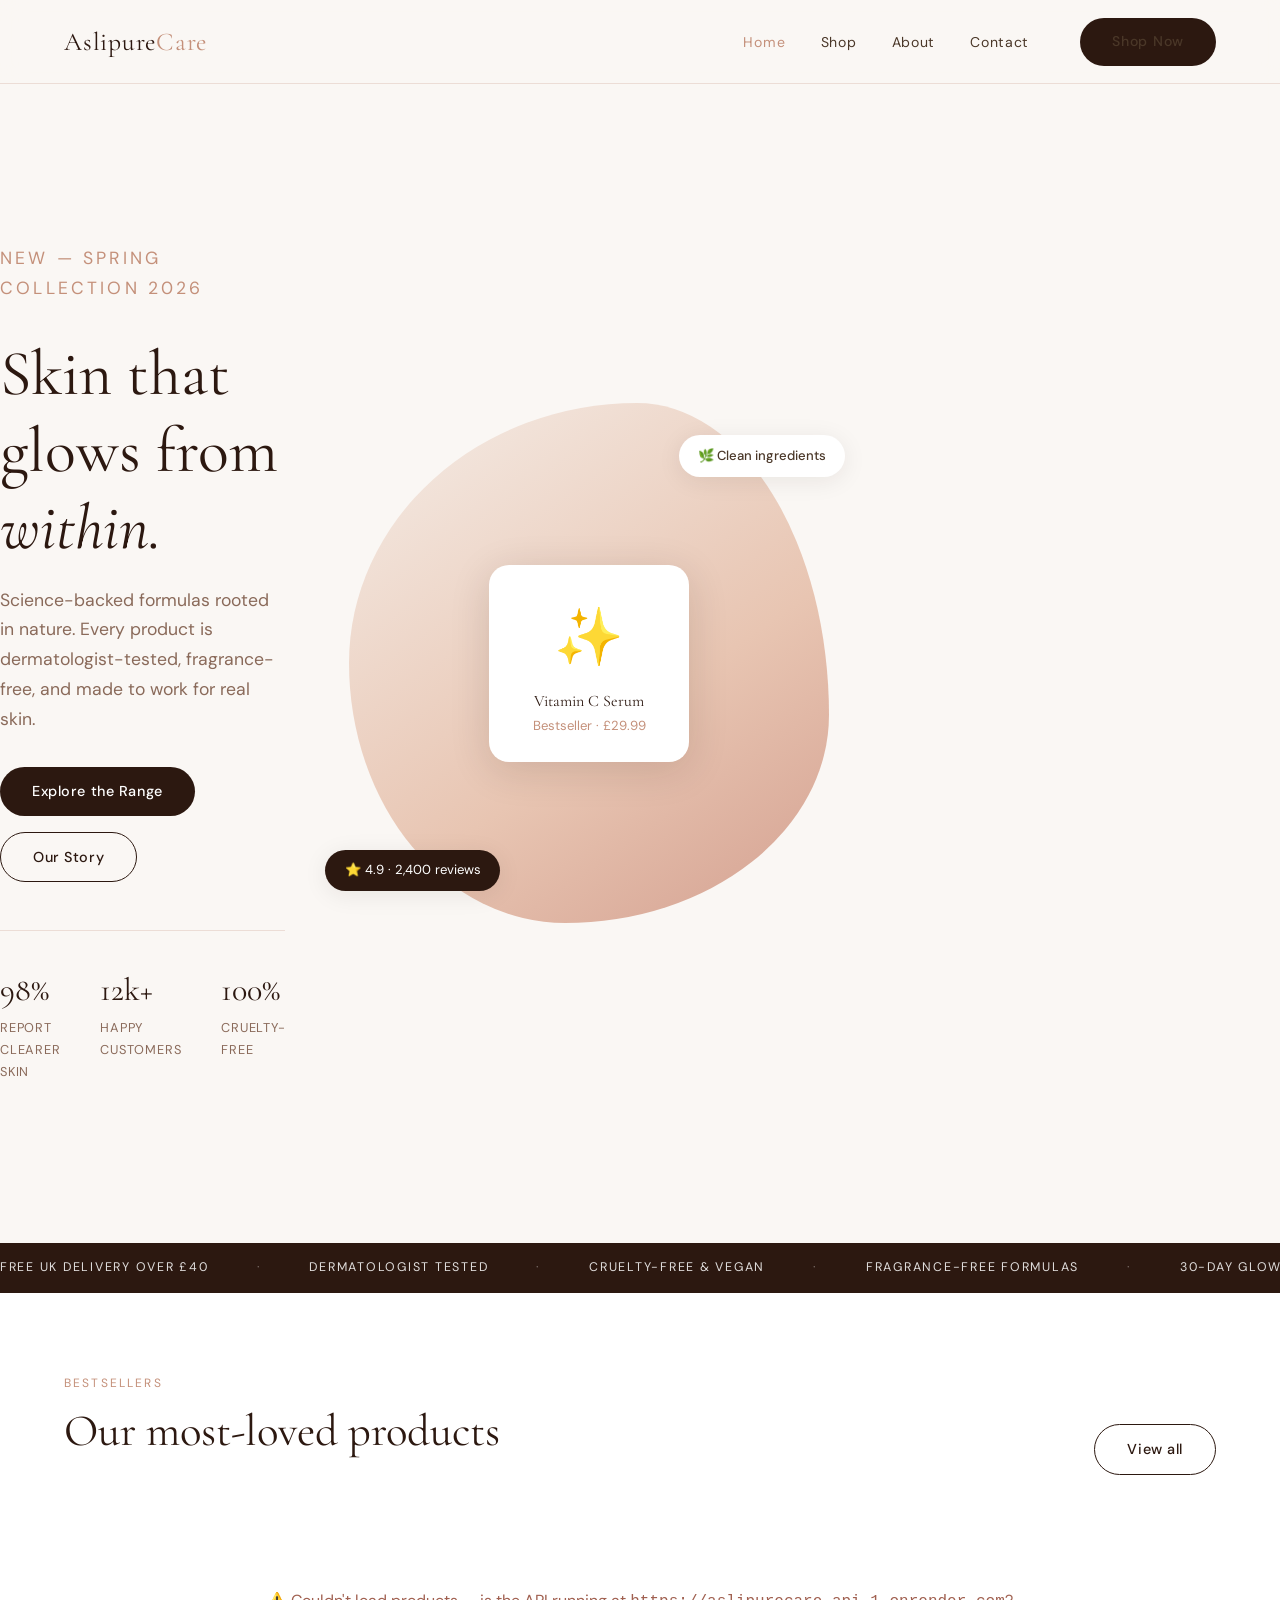
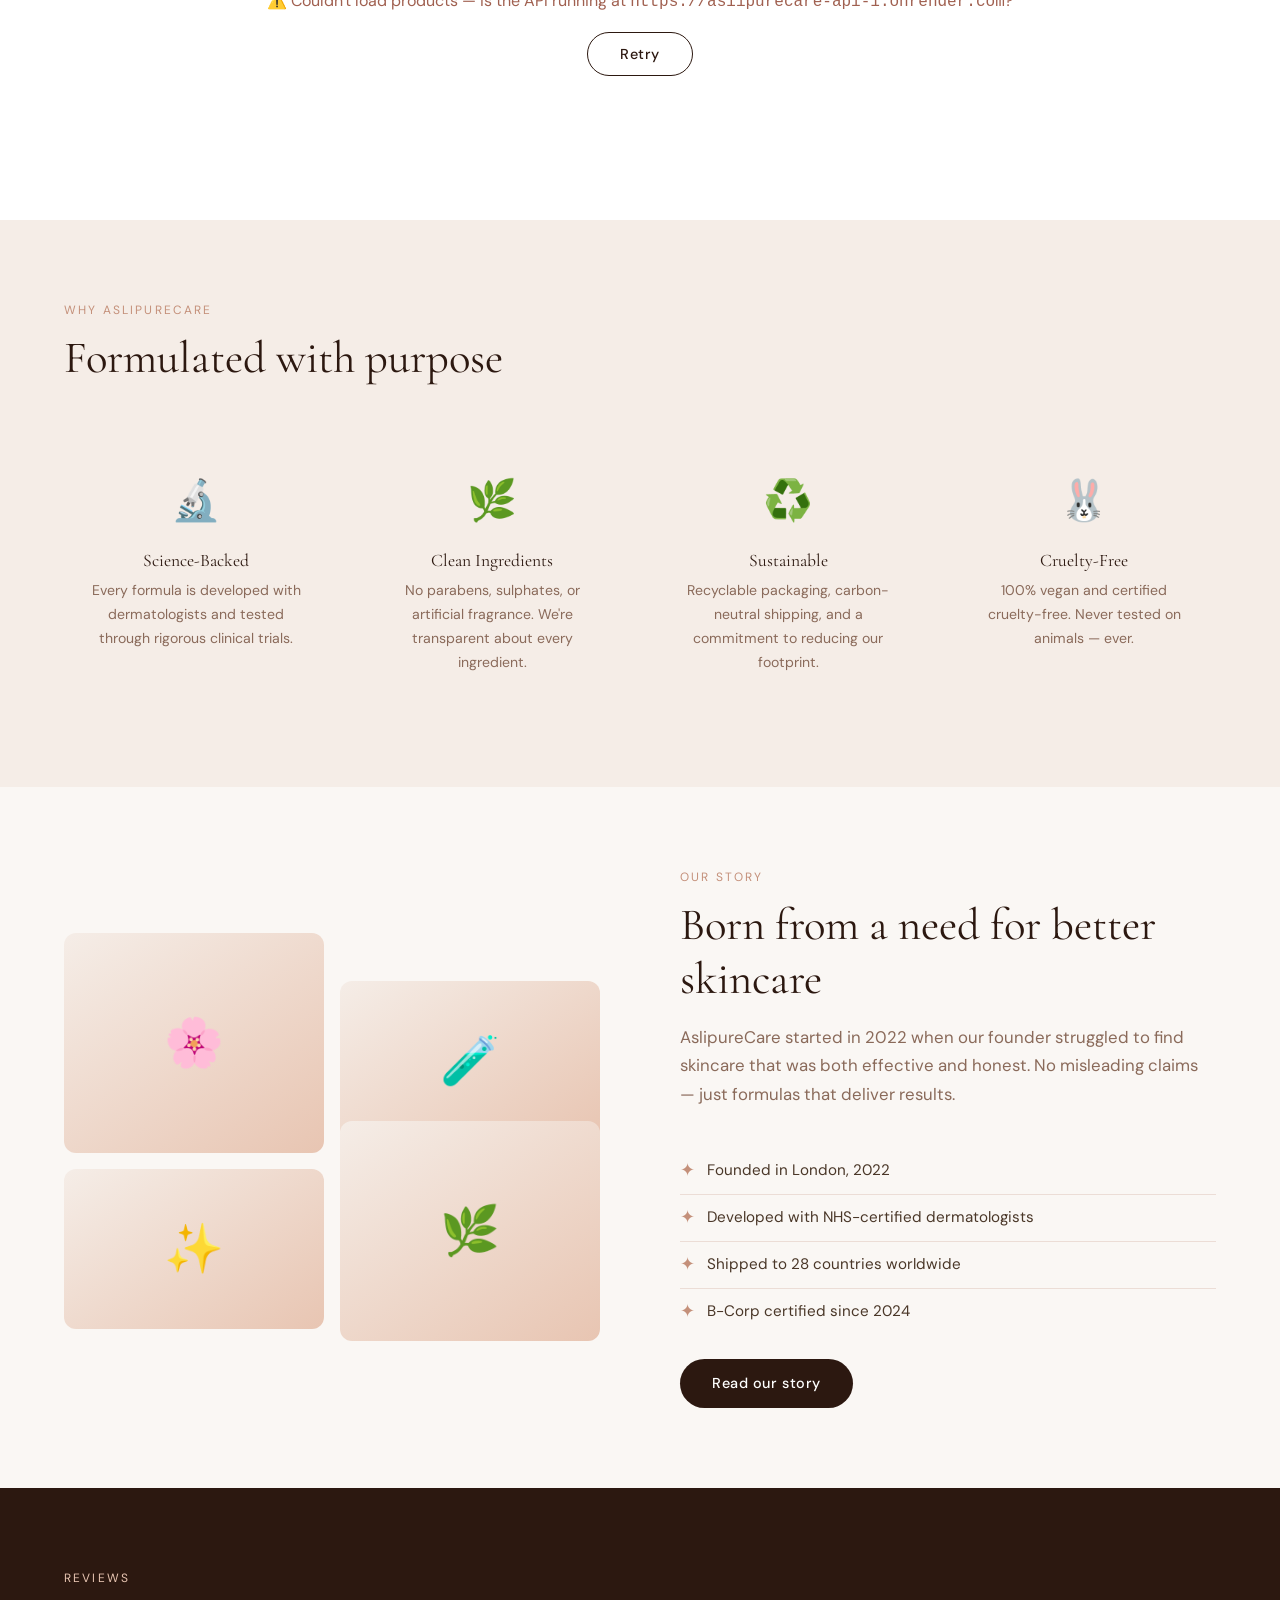
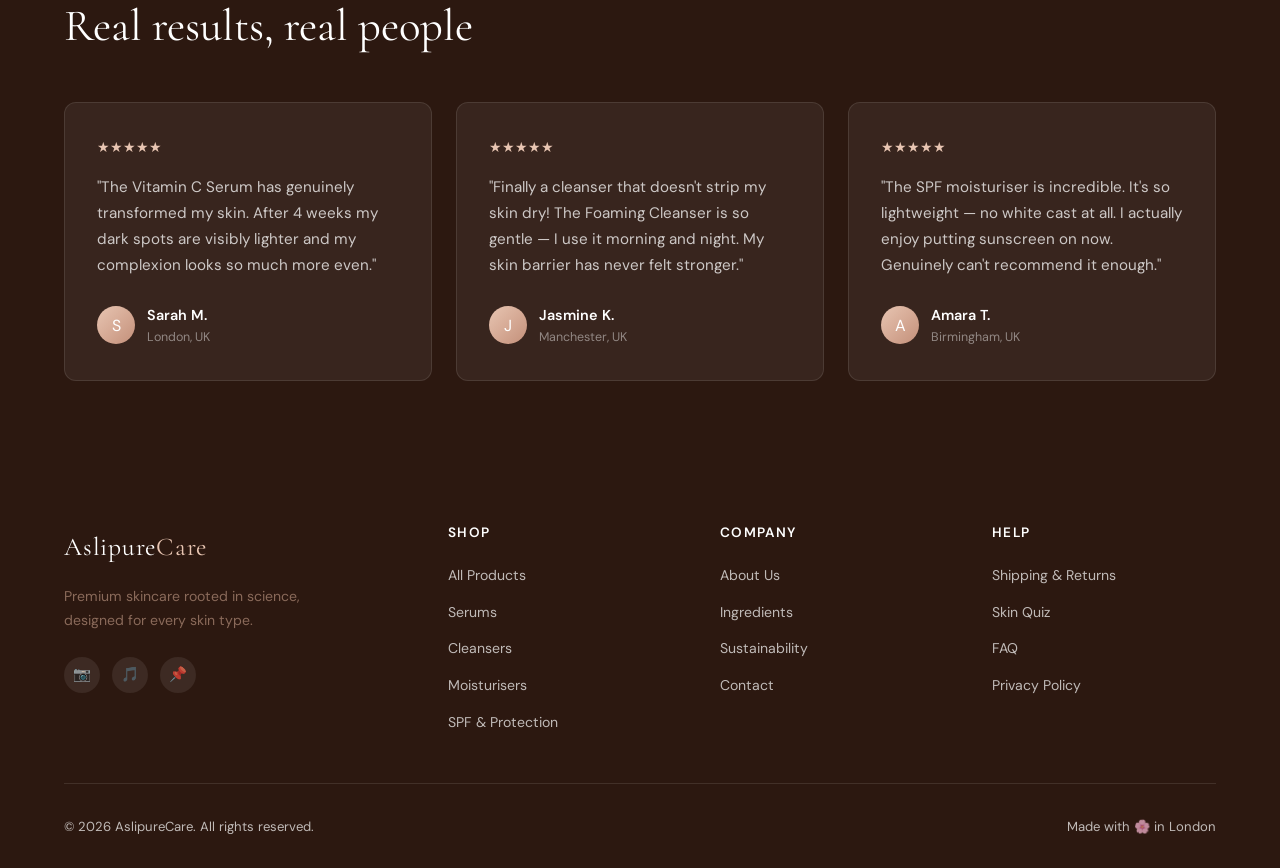
<file: docs/index.html>
<!DOCTYPE html>
<html lang="en">
<head>
  <meta charset="UTF-8" />
  <meta name="viewport" content="width=device-width, initial-scale=1.0" />
  <title>AslipureCare — Premium Skincare</title>
  <meta name="description" content="Science-backed skincare rooted in nature. Discover AslipureCare's curated range of serums, cleansers and moisturisers." />
  <link rel="preconnect" href="https://fonts.googleapis.com" />
  <link rel="preconnect" href="https://fonts.gstatic.com" crossorigin />
  <link href="https://fonts.googleapis.com/css2?family=Cormorant+Garamond:wght@300;400;500&family=DM+Sans:wght@300;400;500&display=swap" rel="stylesheet" />
  <link rel="stylesheet" href="css/style.css" />
</head>
<body>

  <!-- ── NAVBAR ── -->
  <nav class="navbar">
    <div class="container">
      <a href="index.html" class="nav-logo">Aslipure<span>Care</span></a>
      <ul class="nav-links">
        <li><a href="index.html">Home</a></li>
        <li><a href="products.html">Shop</a></li>
        <li><a href="about.html">About</a></li>
        <li><a href="contact.html">Contact</a></li>
        <li class="nav-cta"><a href="products.html" class="btn btn-primary">Shop Now</a></li>
      </ul>
      <button class="hamburger" aria-label="Open menu" aria-expanded="false">
        <span></span><span></span><span></span>
      </button>
    </div>
  </nav>

  <!-- ── HERO ── -->
  <section class="hero">
    <div class="container hero">
      <div class="hero-content">
        <p class="section-label">New — Spring Collection 2026</p>
        <h1>Skin that<br>glows from<br><em>within.</em></h1>
        <p>Science-backed formulas rooted in nature. Every product is dermatologist-tested, fragrance-free, and made to work for real skin.</p>
        <div class="hero-actions">
          <a href="products.html" class="btn btn-primary">Explore the Range</a>
          <a href="about.html" class="btn btn-outline">Our Story</a>
        </div>
        <div class="hero-stats">
          <div>
            <div class="stat-number">98%</div>
            <div class="stat-label">Report clearer skin</div>
          </div>
          <div>
            <div class="stat-number">12k+</div>
            <div class="stat-label">Happy customers</div>
          </div>
          <div>
            <div class="stat-number">100%</div>
            <div class="stat-label">Cruelty-free</div>
          </div>
        </div>
      </div>
      <div class="hero-visual">
        <div class="hero-blob">
          <div class="hero-product-card">
            <div class="hero-product-icon">✨</div>
            <h4>Vitamin C Serum</h4>
            <p>Bestseller · £29.99</p>
          </div>
          <div class="hero-badge">🌿 Clean ingredients</div>
          <div class="hero-badge-bottom">⭐ 4.9 · 2,400 reviews</div>
        </div>
      </div>
    </div>
  </section>

  <!-- ── MARQUEE ── -->
  <div class="marquee-strip" aria-hidden="true">
    <div class="marquee-track">
      <span>Free UK Delivery over £40</span><span class="dot">·</span>
      <span>Dermatologist Tested</span><span class="dot">·</span>
      <span>Cruelty-Free & Vegan</span><span class="dot">·</span>
      <span>Fragrance-Free Formulas</span><span class="dot">·</span>
      <span>30-Day Glow Guarantee</span><span class="dot">·</span>
      <span>Free UK Delivery over £40</span><span class="dot">·</span>
      <span>Dermatologist Tested</span><span class="dot">·</span>
      <span>Cruelty-Free & Vegan</span><span class="dot">·</span>
      <span>Fragrance-Free Formulas</span><span class="dot">·</span>
      <span>30-Day Glow Guarantee</span><span class="dot">·</span>
    </div>
  </div>

  <!-- ── FEATURED PRODUCTS ── -->
  <section class="featured">
    <div class="container">
      <div class="featured-header">
        <div>
          <p class="section-label">Bestsellers</p>
          <h2 class="section-title">Our most-loved products</h2>
        </div>
        <a href="products.html" class="btn btn-outline">View all</a>
      </div>
      <div class="products-grid" id="featured-grid">
        <!-- Populated by JS -->
      </div>
    </div>
  </section>

  <!-- ── VALUES ── -->
  <section class="values">
    <div class="container">
      <p class="section-label">Why AslipureCare</p>
      <h2 class="section-title">Formulated with purpose</h2>
      <div class="values-grid">
        <div class="value-card">
          <span class="value-icon">🔬</span>
          <h3>Science-Backed</h3>
          <p>Every formula is developed with dermatologists and tested through rigorous clinical trials.</p>
        </div>
        <div class="value-card">
          <span class="value-icon">🌿</span>
          <h3>Clean Ingredients</h3>
          <p>No parabens, sulphates, or artificial fragrance. We're transparent about every ingredient.</p>
        </div>
        <div class="value-card">
          <span class="value-icon">♻️</span>
          <h3>Sustainable</h3>
          <p>Recyclable packaging, carbon-neutral shipping, and a commitment to reducing our footprint.</p>
        </div>
        <div class="value-card">
          <span class="value-icon">🐰</span>
          <h3>Cruelty-Free</h3>
          <p>100% vegan and certified cruelty-free. Never tested on animals — ever.</p>
        </div>
      </div>
    </div>
  </section>

  <!-- ── ABOUT TEASER ── -->
  <section>
    <div class="container">
      <div class="about-grid">
        <div class="about-visual">
          <div class="about-img-block">🌸</div>
          <div class="about-img-block">🧪</div>
          <div class="about-img-block">✨</div>
          <div class="about-img-block">🌿</div>
        </div>
        <div class="about-text">
          <p class="section-label">Our Story</p>
          <h2 class="section-title">Born from a need for better skincare</h2>
          <p class="section-subtitle">AslipureCare started in 2022 when our founder struggled to find skincare that was both effective and honest. No misleading claims — just formulas that deliver results.</p>
          <ul class="about-list">
            <li><span class="check">✦</span> Founded in London, 2022</li>
            <li><span class="check">✦</span> Developed with NHS-certified dermatologists</li>
            <li><span class="check">✦</span> Shipped to 28 countries worldwide</li>
            <li><span class="check">✦</span> B-Corp certified since 2024</li>
          </ul>
          <a href="about.html" class="btn btn-primary">Read our story</a>
        </div>
      </div>
    </div>
  </section>

  <!-- ── TESTIMONIALS ── -->
  <section class="testimonials">
    <div class="container">
      <p class="section-label">Reviews</p>
      <h2 class="section-title">Real results, real people</h2>
      <div class="testimonials-grid">
        <div class="testimonial-card">
          <div class="stars">★★★★★</div>
          <p>"The Vitamin C Serum has genuinely transformed my skin. After 4 weeks my dark spots are visibly lighter and my complexion looks so much more even."</p>
          <div class="reviewer">
            <div class="reviewer-avatar">S</div>
            <div>
              <div class="reviewer-name">Sarah M.</div>
              <div class="reviewer-loc">London, UK</div>
            </div>
          </div>
        </div>
        <div class="testimonial-card">
          <div class="stars">★★★★★</div>
          <p>"Finally a cleanser that doesn't strip my skin dry! The Foaming Cleanser is so gentle — I use it morning and night. My skin barrier has never felt stronger."</p>
          <div class="reviewer">
            <div class="reviewer-avatar">J</div>
            <div>
              <div class="reviewer-name">Jasmine K.</div>
              <div class="reviewer-loc">Manchester, UK</div>
            </div>
          </div>
        </div>
        <div class="testimonial-card">
          <div class="stars">★★★★★</div>
          <p>"The SPF moisturiser is incredible. It's so lightweight — no white cast at all. I actually enjoy putting sunscreen on now. Genuinely can't recommend it enough."</p>
          <div class="reviewer">
            <div class="reviewer-avatar">A</div>
            <div>
              <div class="reviewer-name">Amara T.</div>
              <div class="reviewer-loc">Birmingham, UK</div>
            </div>
          </div>
        </div>
      </div>
    </div>
  </section>

  <!-- ── FOOTER ── -->
  <footer class="footer">
    <div class="container">
      <div class="footer-grid">
        <div class="footer-brand">
          <a href="index.html" class="nav-logo">Aslipure<span style="color:var(--rose)">Care</span></a>
          <p>Premium skincare rooted in science, designed for every skin type.</p>
          <div class="footer-socials">
            <a href="#" class="social-link" aria-label="Instagram">📷</a>
            <a href="#" class="social-link" aria-label="TikTok">🎵</a>
            <a href="#" class="social-link" aria-label="Pinterest">📌</a>
          </div>
        </div>
        <div class="footer-col">
          <h4>Shop</h4>
          <ul>
            <li><a href="products.html">All Products</a></li>
            <li><a href="products.html">Serums</a></li>
            <li><a href="products.html">Cleansers</a></li>
            <li><a href="products.html">Moisturisers</a></li>
            <li><a href="products.html">SPF & Protection</a></li>
          </ul>
        </div>
        <div class="footer-col">
          <h4>Company</h4>
          <ul>
            <li><a href="about.html">About Us</a></li>
            <li><a href="about.html">Ingredients</a></li>
            <li><a href="about.html">Sustainability</a></li>
            <li><a href="contact.html">Contact</a></li>
          </ul>
        </div>
        <div class="footer-col">
          <h4>Help</h4>
          <ul>
            <li><a href="#">Shipping & Returns</a></li>
            <li><a href="#">Skin Quiz</a></li>
            <li><a href="#">FAQ</a></li>
            <li><a href="#">Privacy Policy</a></li>
          </ul>
        </div>
      </div>
      <div class="footer-bottom">
        <span>© 2026 AslipureCare. All rights reserved.</span>
        <span>Made with 🌸 in London</span>
      </div>
    </div>
  </footer>

  <script src="js/main.js"></script>
</body>
</html>
</file>
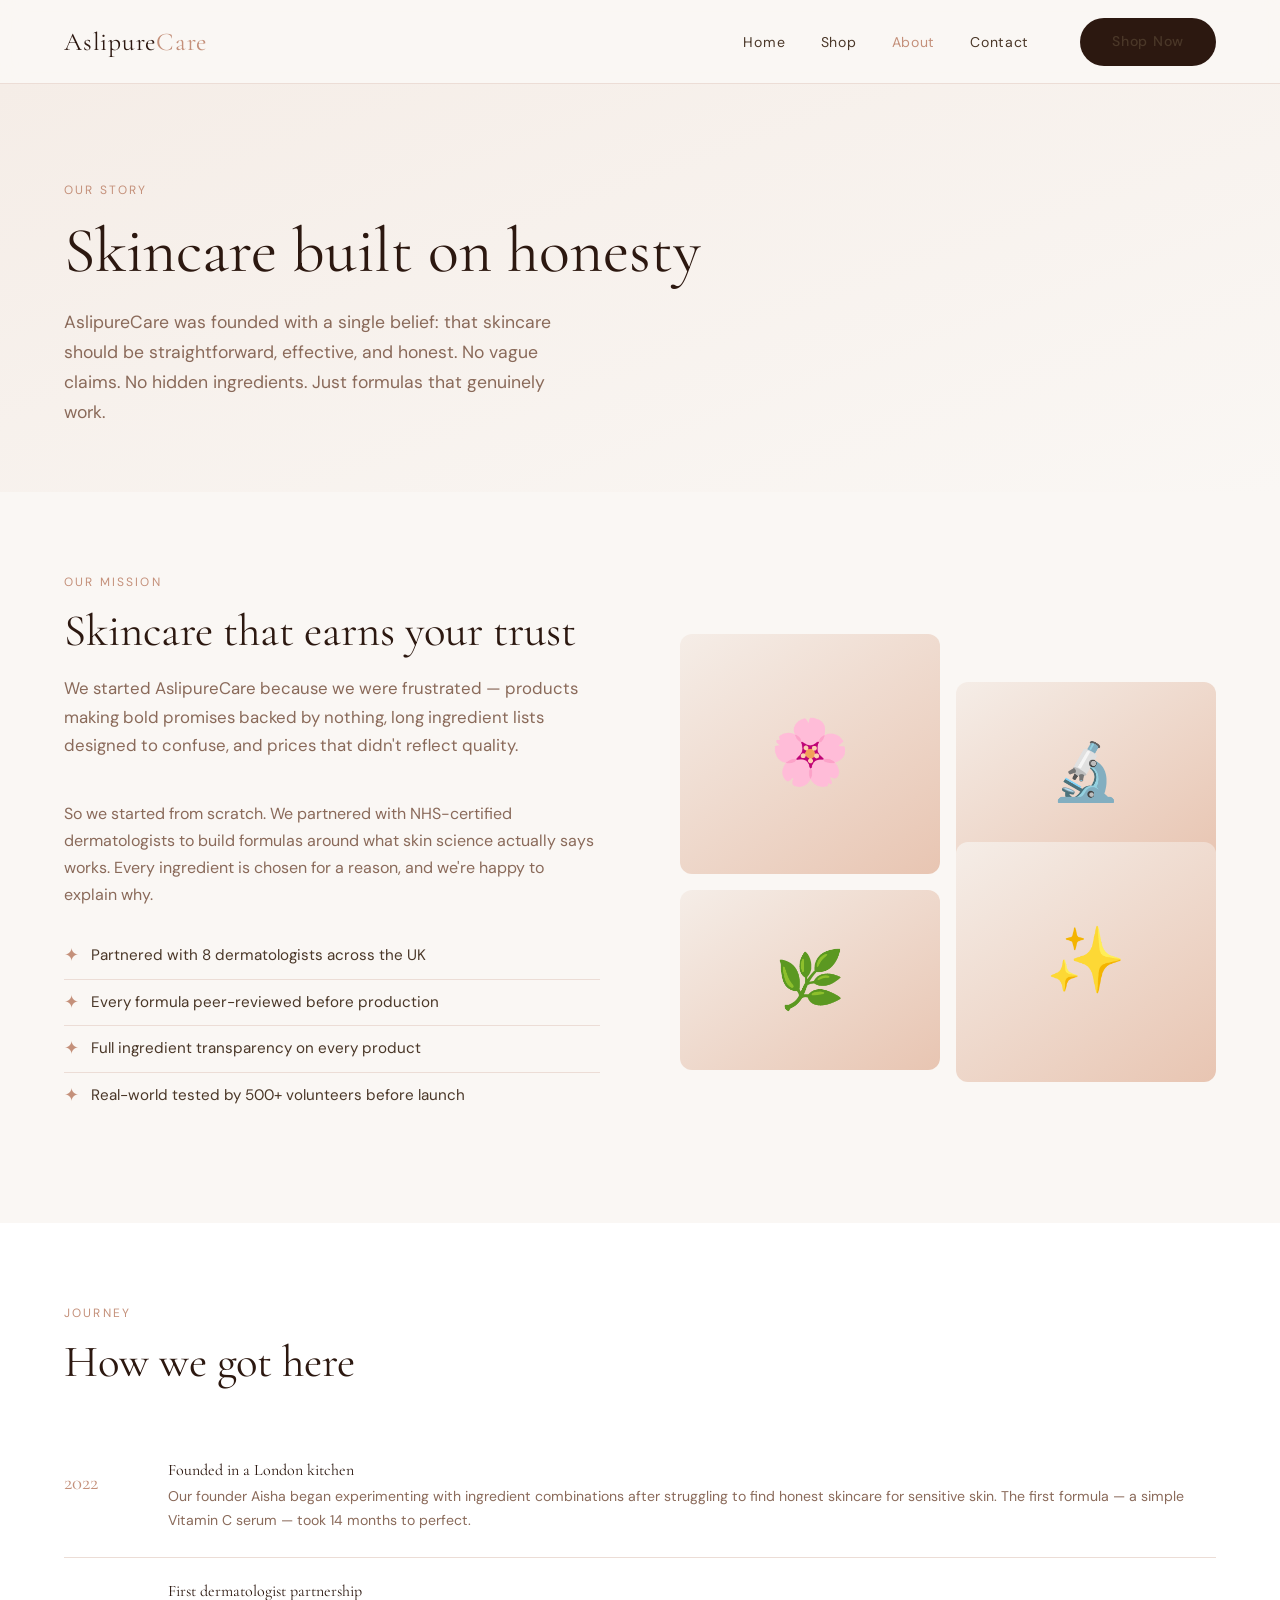
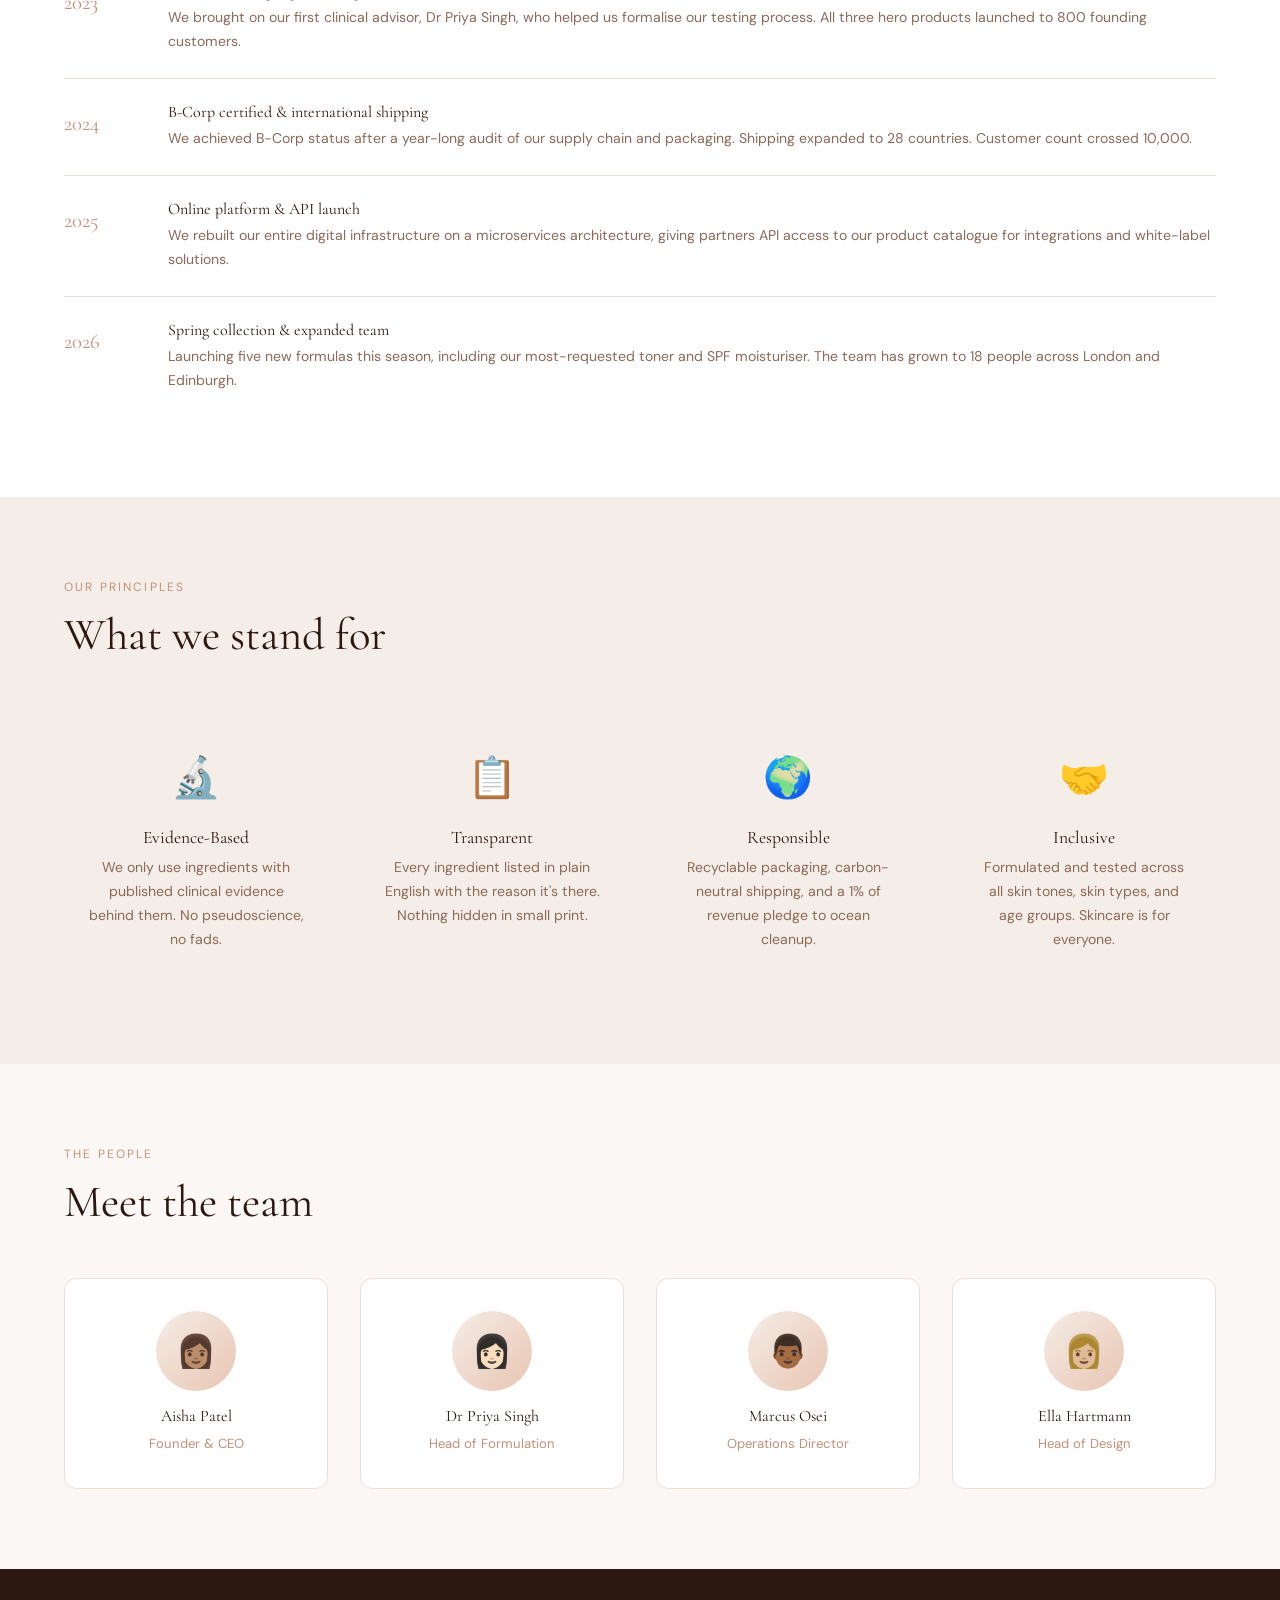
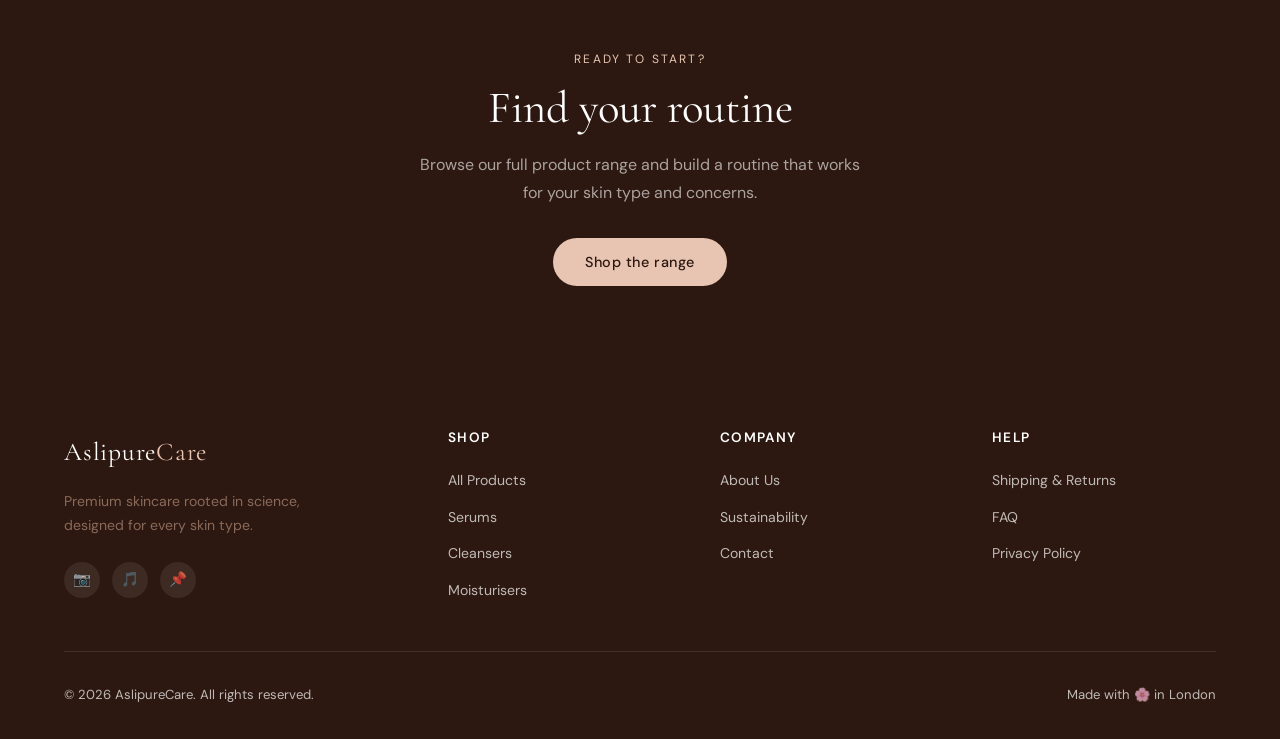
<file: docs/about.html>
<!DOCTYPE html>
<html lang="en">
<head>
  <meta charset="UTF-8" />
  <meta name="viewport" content="width=device-width, initial-scale=1.0" />
  <title>About — AslipureCare</title>
  <meta name="description" content="Learn about AslipureCare's story, values, ingredients philosophy, and the team behind the brand." />
  <link rel="preconnect" href="https://fonts.googleapis.com" />
  <link rel="preconnect" href="https://fonts.gstatic.com" crossorigin />
  <link href="https://fonts.googleapis.com/css2?family=Cormorant+Garamond:wght@300;400;500&family=DM+Sans:wght@300;400;500&display=swap" rel="stylesheet" />
  <link rel="stylesheet" href="css/style.css" />
</head>
<body>

  <!-- ── NAVBAR ── -->
  <nav class="navbar">
    <div class="container">
      <a href="index.html" class="nav-logo">Aslipure<span>Care</span></a>
      <ul class="nav-links">
        <li><a href="index.html">Home</a></li>
        <li><a href="products.html">Shop</a></li>
        <li><a href="about.html">About</a></li>
        <li><a href="contact.html">Contact</a></li>
        <li class="nav-cta"><a href="products.html" class="btn btn-primary">Shop Now</a></li>
      </ul>
      <button class="hamburger" aria-label="Open menu" aria-expanded="false">
        <span></span><span></span><span></span>
      </button>
    </div>
  </nav>

  <!-- ── HERO ── -->
  <section style="background: linear-gradient(160deg, var(--blush), var(--cream)); padding: 6rem 0 4rem;">
    <div class="container">
      <div style="max-width: 640px;">
        <p class="section-label">Our Story</p>
        <h1 style="margin-bottom: 1.2rem;">Skincare built on honesty</h1>
        <p style="font-size: 1.1rem; max-width: 520px;">
          AslipureCare was founded with a single belief: that skincare should be straightforward, effective, and honest. No vague claims. No hidden ingredients. Just formulas that genuinely work.
        </p>
      </div>
    </div>
  </section>

  <!-- ── MISSION ── -->
  <section>
    <div class="container">
      <div class="about-grid">
        <div class="about-text">
          <p class="section-label">Our Mission</p>
          <h2 class="section-title">Skincare that earns your trust</h2>
          <p class="section-subtitle">
            We started AslipureCare because we were frustrated — products making bold promises backed by nothing, long ingredient lists designed to confuse, and prices that didn't reflect quality.
          </p>
          <p style="margin-bottom: 1.5rem;">
            So we started from scratch. We partnered with NHS-certified dermatologists to build formulas around what skin science actually says works. Every ingredient is chosen for a reason, and we're happy to explain why.
          </p>
          <ul class="about-list">
            <li><span class="check">✦</span> Partnered with 8 dermatologists across the UK</li>
            <li><span class="check">✦</span> Every formula peer-reviewed before production</li>
            <li><span class="check">✦</span> Full ingredient transparency on every product</li>
            <li><span class="check">✦</span> Real-world tested by 500+ volunteers before launch</li>
          </ul>
        </div>
        <div class="about-visual">
          <div class="about-img-block" style="height:240px; font-size: 4rem;">🌸</div>
          <div class="about-img-block" style="height:180px; margin-top:3rem; font-size: 3.5rem;">🔬</div>
          <div class="about-img-block" style="height:180px; font-size: 3.5rem;">🌿</div>
          <div class="about-img-block" style="height:240px; margin-top:-3rem; font-size: 4rem;">✨</div>
        </div>
      </div>
    </div>
  </section>

  <!-- ── TIMELINE ── -->
  <section style="background: var(--white);">
    <div class="container">
      <p class="section-label">Journey</p>
      <h2 class="section-title">How we got here</h2>
      <div class="timeline">
        <div class="timeline-item">
          <div class="timeline-year">2022</div>
          <div>
            <h3>Founded in a London kitchen</h3>
            <p>Our founder Aisha began experimenting with ingredient combinations after struggling to find honest skincare for sensitive skin. The first formula — a simple Vitamin C serum — took 14 months to perfect.</p>
          </div>
        </div>
        <div class="timeline-item">
          <div class="timeline-year">2023</div>
          <div>
            <h3>First dermatologist partnership</h3>
            <p>We brought on our first clinical advisor, Dr Priya Singh, who helped us formalise our testing process. All three hero products launched to 800 founding customers.</p>
          </div>
        </div>
        <div class="timeline-item">
          <div class="timeline-year">2024</div>
          <div>
            <h3>B-Corp certified &amp; international shipping</h3>
            <p>We achieved B-Corp status after a year-long audit of our supply chain and packaging. Shipping expanded to 28 countries. Customer count crossed 10,000.</p>
          </div>
        </div>
        <div class="timeline-item">
          <div class="timeline-year">2025</div>
          <div>
            <h3>Online platform &amp; API launch</h3>
            <p>We rebuilt our entire digital infrastructure on a microservices architecture, giving partners API access to our product catalogue for integrations and white-label solutions.</p>
          </div>
        </div>
        <div class="timeline-item">
          <div class="timeline-year">2026</div>
          <div>
            <h3>Spring collection &amp; expanded team</h3>
            <p>Launching five new formulas this season, including our most-requested toner and SPF moisturiser. The team has grown to 18 people across London and Edinburgh.</p>
          </div>
        </div>
      </div>
    </div>
  </section>

  <!-- ── VALUES ── -->
  <section class="values">
    <div class="container">
      <p class="section-label">Our Principles</p>
      <h2 class="section-title">What we stand for</h2>
      <div class="values-grid">
        <div class="value-card">
          <span class="value-icon">🔬</span>
          <h3>Evidence-Based</h3>
          <p>We only use ingredients with published clinical evidence behind them. No pseudoscience, no fads.</p>
        </div>
        <div class="value-card">
          <span class="value-icon">📋</span>
          <h3>Transparent</h3>
          <p>Every ingredient listed in plain English with the reason it's there. Nothing hidden in small print.</p>
        </div>
        <div class="value-card">
          <span class="value-icon">🌍</span>
          <h3>Responsible</h3>
          <p>Recyclable packaging, carbon-neutral shipping, and a 1% of revenue pledge to ocean cleanup.</p>
        </div>
        <div class="value-card">
          <span class="value-icon">🤝</span>
          <h3>Inclusive</h3>
          <p>Formulated and tested across all skin tones, skin types, and age groups. Skincare is for everyone.</p>
        </div>
      </div>
    </div>
  </section>

  <!-- ── TEAM ── -->
  <section>
    <div class="container">
      <p class="section-label">The People</p>
      <h2 class="section-title">Meet the team</h2>
      <div class="team-grid">
        <div class="team-card">
          <div class="team-avatar">👩🏽</div>
          <h3>Aisha Patel</h3>
          <span class="role">Founder & CEO</span>
        </div>
        <div class="team-card">
          <div class="team-avatar">👩🏻</div>
          <h3>Dr Priya Singh</h3>
          <span class="role">Head of Formulation</span>
        </div>
        <div class="team-card">
          <div class="team-avatar">👨🏾</div>
          <h3>Marcus Osei</h3>
          <span class="role">Operations Director</span>
        </div>
        <div class="team-card">
          <div class="team-avatar">👩🏼</div>
          <h3>Ella Hartmann</h3>
          <span class="role">Head of Design</span>
        </div>
      </div>
    </div>
  </section>

  <!-- ── CTA ── -->
  <section style="background: var(--dark); text-align: center; padding: 5rem 0;">
    <div class="container">
      <p class="section-label" style="color: var(--rose);">Ready to start?</p>
      <h2 style="color: var(--white); margin-bottom: 1rem;">Find your routine</h2>
      <p style="color: rgba(255,255,255,0.6); margin-bottom: 2rem; max-width: 440px; margin-left: auto; margin-right: auto;">
        Browse our full product range and build a routine that works for your skin type and concerns.
      </p>
      <a href="products.html" class="btn btn-primary" style="background: var(--rose); color: var(--dark);">Shop the range</a>
    </div>
  </section>

  <!-- ── FOOTER ── -->
  <footer class="footer">
    <div class="container">
      <div class="footer-grid">
        <div class="footer-brand">
          <a href="index.html" class="nav-logo">Aslipure<span style="color:var(--rose)">Care</span></a>
          <p>Premium skincare rooted in science, designed for every skin type.</p>
          <div class="footer-socials">
            <a href="#" class="social-link" aria-label="Instagram">📷</a>
            <a href="#" class="social-link" aria-label="TikTok">🎵</a>
            <a href="#" class="social-link" aria-label="Pinterest">📌</a>
          </div>
        </div>
        <div class="footer-col">
          <h4>Shop</h4>
          <ul>
            <li><a href="products.html">All Products</a></li>
            <li><a href="products.html">Serums</a></li>
            <li><a href="products.html">Cleansers</a></li>
            <li><a href="products.html">Moisturisers</a></li>
          </ul>
        </div>
        <div class="footer-col">
          <h4>Company</h4>
          <ul>
            <li><a href="about.html">About Us</a></li>
            <li><a href="about.html">Sustainability</a></li>
            <li><a href="contact.html">Contact</a></li>
          </ul>
        </div>
        <div class="footer-col">
          <h4>Help</h4>
          <ul>
            <li><a href="#">Shipping & Returns</a></li>
            <li><a href="#">FAQ</a></li>
            <li><a href="#">Privacy Policy</a></li>
          </ul>
        </div>
      </div>
      <div class="footer-bottom">
        <span>© 2026 AslipureCare. All rights reserved.</span>
        <span>Made with 🌸 in London</span>
      </div>
    </div>
  </footer>

  <script src="js/main.js"></script>
</body>
</html>
</file>
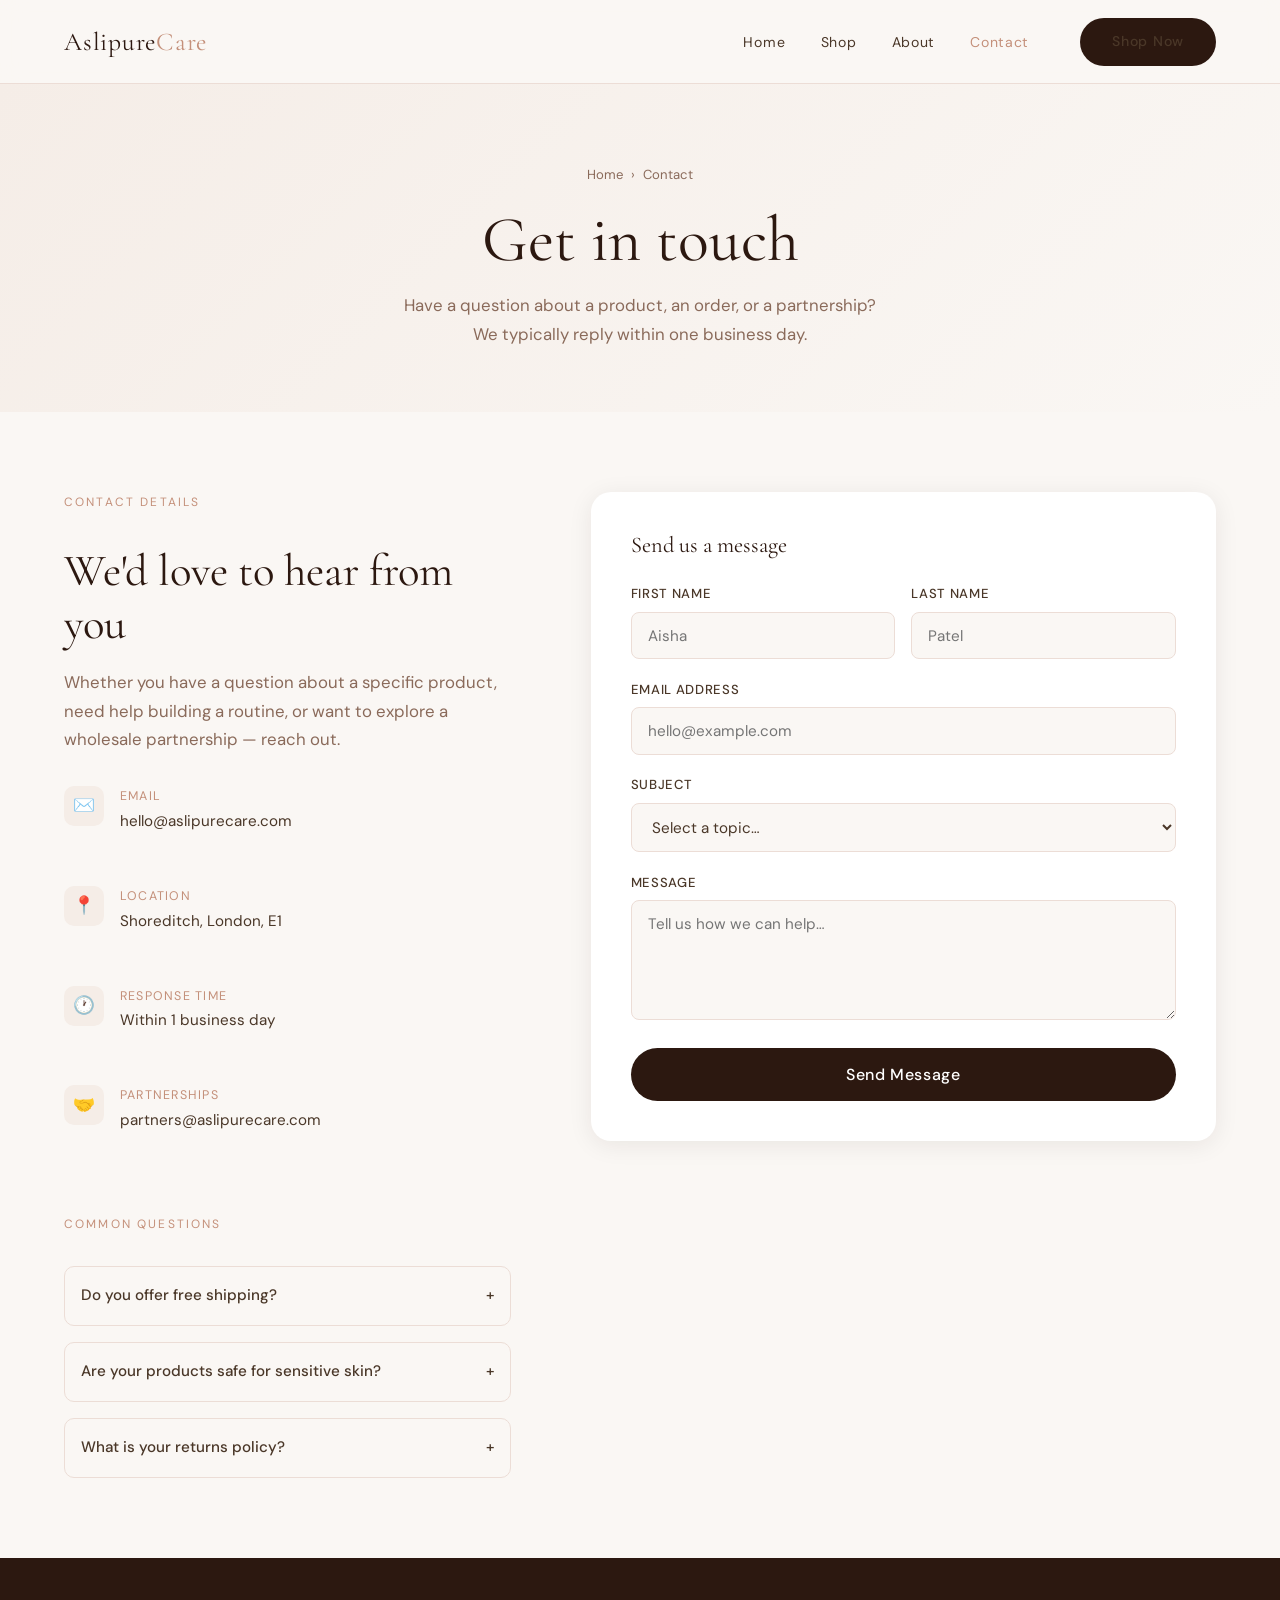
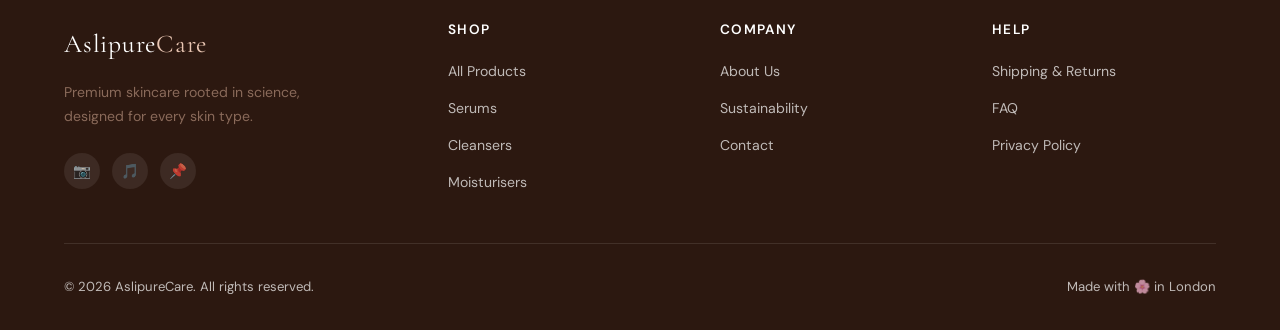
<file: docs/contact.html>
<!DOCTYPE html>
<html lang="en">
<head>
  <meta charset="UTF-8" />
  <meta name="viewport" content="width=device-width, initial-scale=1.0" />
  <title>Contact — AslipureCare</title>
  <meta name="description" content="Get in touch with AslipureCare. Questions about products, orders, or partnerships — we'd love to hear from you." />
  <link rel="preconnect" href="https://fonts.googleapis.com" />
  <link rel="preconnect" href="https://fonts.gstatic.com" crossorigin />
  <link href="https://fonts.googleapis.com/css2?family=Cormorant+Garamond:wght@300;400;500&family=DM+Sans:wght@300;400;500&display=swap" rel="stylesheet" />
  <link rel="stylesheet" href="css/style.css" />
</head>
<body>

  <!-- ── NAVBAR ── -->
  <nav class="navbar">
    <div class="container">
      <a href="index.html" class="nav-logo">Aslipure<span>Care</span></a>
      <ul class="nav-links">
        <li><a href="index.html">Home</a></li>
        <li><a href="products.html">Shop</a></li>
        <li><a href="about.html">About</a></li>
        <li><a href="contact.html">Contact</a></li>
        <li class="nav-cta"><a href="products.html" class="btn btn-primary">Shop Now</a></li>
      </ul>
      <button class="hamburger" aria-label="Open menu" aria-expanded="false">
        <span></span><span></span><span></span>
      </button>
    </div>
  </nav>

  <!-- ── PAGE HERO ── -->
  <div class="page-hero">
    <div class="container">
      <nav class="breadcrumb">
        <a href="index.html">Home</a>
        <span>›</span>
        <span>Contact</span>
      </nav>
      <h1>Get in touch</h1>
      <p>Have a question about a product, an order, or a partnership? We typically reply within one business day.</p>
    </div>
  </div>

  <!-- ── CONTACT ── -->
  <section>
    <div class="container">
      <div class="contact-grid">

        <!-- Left: info -->
        <div class="contact-info">
          <p class="section-label">Contact Details</p>
          <h2 class="section-title">We'd love to hear from you</h2>
          <p class="section-subtitle">Whether you have a question about a specific product, need help building a routine, or want to explore a wholesale partnership — reach out.</p>

          <div class="contact-details">
            <div class="contact-item">
              <div class="contact-icon">✉️</div>
              <div class="contact-item-text">
                <div class="label">Email</div>
                <p>hello@aslipurecare.com</p>
              </div>
            </div>
            <div class="contact-item">
              <div class="contact-icon">📍</div>
              <div class="contact-item-text">
                <div class="label">Location</div>
                <p>Shoreditch, London, E1</p>
              </div>
            </div>
            <div class="contact-item">
              <div class="contact-icon">🕐</div>
              <div class="contact-item-text">
                <div class="label">Response Time</div>
                <p>Within 1 business day</p>
              </div>
            </div>
            <div class="contact-item">
              <div class="contact-icon">🤝</div>
              <div class="contact-item-text">
                <div class="label">Partnerships</div>
                <p>partners@aslipurecare.com</p>
              </div>
            </div>
          </div>

          <!-- FAQ teasers -->
          <div style="margin-top: 3rem;">
            <p class="section-label">Common Questions</p>
            <div style="display: flex; flex-direction: column; gap: 1rem; margin-top: 1rem;">
              <details style="border: 1px solid var(--border); border-radius: 10px; padding: 1rem; cursor: pointer;">
                <summary style="font-weight: 500; font-size: 0.95rem; list-style: none; display: flex; justify-content: space-between;">
                  Do you offer free shipping? <span>+</span>
                </summary>
                <p style="margin-top: 0.75rem; font-size: 0.88rem;">Yes — free standard UK delivery on all orders over £40. Express and international options also available at checkout.</p>
              </details>
              <details style="border: 1px solid var(--border); border-radius: 10px; padding: 1rem; cursor: pointer;">
                <summary style="font-weight: 500; font-size: 0.95rem; list-style: none; display: flex; justify-content: space-between;">
                  Are your products safe for sensitive skin? <span>+</span>
                </summary>
                <p style="margin-top: 0.75rem; font-size: 0.88rem;">All products are fragrance-free, hypoallergenic, and dermatologist-tested specifically for sensitive skin. We recommend doing a patch test first.</p>
              </details>
              <details style="border: 1px solid var(--border); border-radius: 10px; padding: 1rem; cursor: pointer;">
                <summary style="font-weight: 500; font-size: 0.95rem; list-style: none; display: flex; justify-content: space-between;">
                  What is your returns policy? <span>+</span>
                </summary>
                <p style="margin-top: 0.75rem; font-size: 0.88rem;">We offer a 30-day Glow Guarantee. If you're not satisfied, return it for a full refund — no questions asked.</p>
              </details>
            </div>
          </div>
        </div>

        <!-- Right: form -->
        <div>
          <div class="contact-form">
            <form id="contact-form" novalidate>
              <h3 style="margin-bottom: 1.5rem; font-size: 1.4rem;">Send us a message</h3>
              <div class="form-row">
                <div class="form-group">
                  <label for="first-name">First Name</label>
                  <input type="text" id="first-name" name="first_name" placeholder="Aisha" required />
                </div>
                <div class="form-group">
                  <label for="last-name">Last Name</label>
                  <input type="text" id="last-name" name="last_name" placeholder="Patel" required />
                </div>
              </div>
              <div class="form-group">
                <label for="email">Email Address</label>
                <input type="email" id="email" name="email" placeholder="hello@example.com" required />
              </div>
              <div class="form-group">
                <label for="subject">Subject</label>
                <select id="subject" name="subject">
                  <option value="">Select a topic…</option>
                  <option value="product">Product Question</option>
                  <option value="order">Order / Delivery</option>
                  <option value="routine">Skincare Routine Advice</option>
                  <option value="partnership">Partnership / Wholesale</option>
                  <option value="press">Press Enquiry</option>
                  <option value="other">Other</option>
                </select>
              </div>
              <div class="form-group">
                <label for="message">Message</label>
                <textarea id="message" name="message" placeholder="Tell us how we can help…" required></textarea>
              </div>
              <button type="submit" class="btn btn-primary" style="width: 100%; justify-content: center; font-size: 1rem; padding: 1rem;">
                Send Message
              </button>
            </form>

            <div class="form-success" id="form-success">
              <div class="success-icon">🌸</div>
              <h3>Message received!</h3>
              <p>Thanks for reaching out. We'll get back to you within one business day.</p>
              <a href="index.html" class="btn btn-outline" style="margin-top: 1.5rem;">Back to home</a>
            </div>
          </div>
        </div>

      </div>
    </div>
  </section>

  <!-- ── FOOTER ── -->
  <footer class="footer">
    <div class="container">
      <div class="footer-grid">
        <div class="footer-brand">
          <a href="index.html" class="nav-logo">Aslipure<span style="color:var(--rose)">Care</span></a>
          <p>Premium skincare rooted in science, designed for every skin type.</p>
          <div class="footer-socials">
            <a href="#" class="social-link" aria-label="Instagram">📷</a>
            <a href="#" class="social-link" aria-label="TikTok">🎵</a>
            <a href="#" class="social-link" aria-label="Pinterest">📌</a>
          </div>
        </div>
        <div class="footer-col">
          <h4>Shop</h4>
          <ul>
            <li><a href="products.html">All Products</a></li>
            <li><a href="products.html">Serums</a></li>
            <li><a href="products.html">Cleansers</a></li>
            <li><a href="products.html">Moisturisers</a></li>
          </ul>
        </div>
        <div class="footer-col">
          <h4>Company</h4>
          <ul>
            <li><a href="about.html">About Us</a></li>
            <li><a href="about.html">Sustainability</a></li>
            <li><a href="contact.html">Contact</a></li>
          </ul>
        </div>
        <div class="footer-col">
          <h4>Help</h4>
          <ul>
            <li><a href="#">Shipping & Returns</a></li>
            <li><a href="#">FAQ</a></li>
            <li><a href="#">Privacy Policy</a></li>
          </ul>
        </div>
      </div>
      <div class="footer-bottom">
        <span>© 2026 AslipureCare. All rights reserved.</span>
        <span>Made with 🌸 in London</span>
      </div>
    </div>
  </footer>

  <script src="js/main.js"></script>
</body>
</html>
</file>
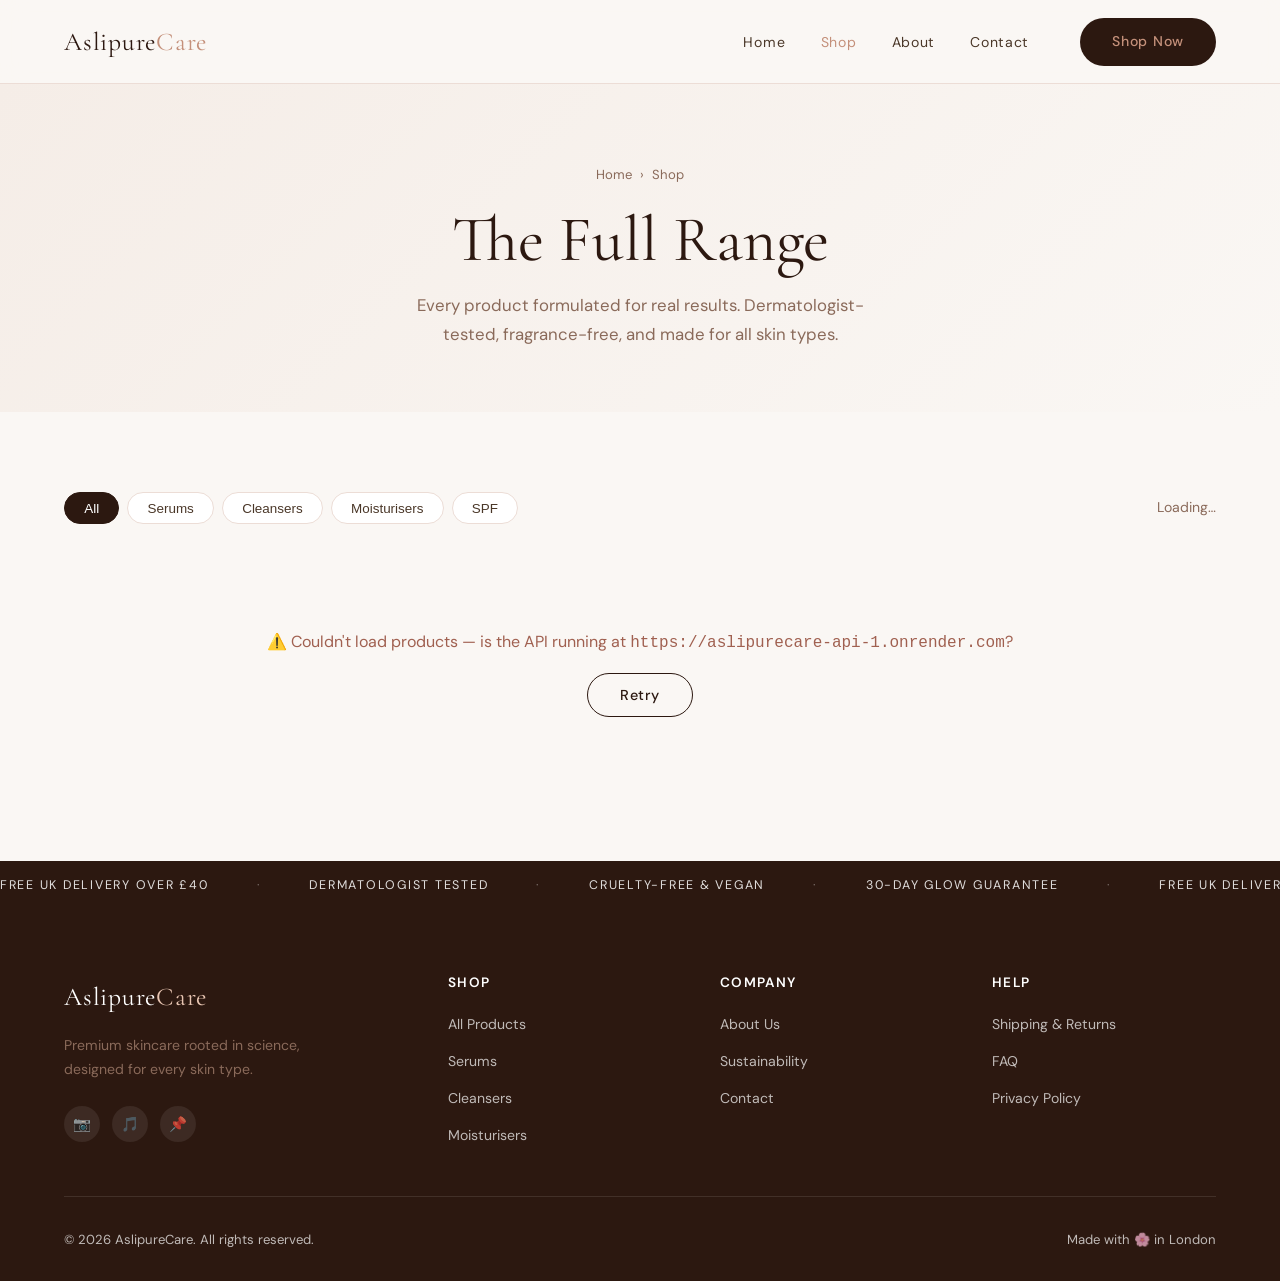
<file: docs/products.html>
<!DOCTYPE html>
<html lang="en">
<head>
  <meta charset="UTF-8" />
  <meta name="viewport" content="width=device-width, initial-scale=1.0" />
  <title>Shop — AslipureCare</title>
  <meta name="description" content="Browse AslipureCare's full range of premium skincare products — serums, cleansers, moisturisers and more." />
  <link rel="preconnect" href="https://fonts.googleapis.com" />
  <link rel="preconnect" href="https://fonts.gstatic.com" crossorigin />
  <link href="https://fonts.googleapis.com/css2?family=Cormorant+Garamond:wght@300;400;500&family=DM+Sans:wght@300;400;500&display=swap" rel="stylesheet" />
  <link rel="stylesheet" href="css/style.css" />
</head>
<body>

  <!-- ── NAVBAR ── -->
  <nav class="navbar">
    <div class="container">
      <a href="index.html" class="nav-logo">Aslipure<span>Care</span></a>
      <ul class="nav-links">
        <li><a href="index.html">Home</a></li>
        <li><a href="products.html">Shop</a></li>
        <li><a href="about.html">About</a></li>
        <li><a href="contact.html">Contact</a></li>
        <li class="nav-cta"><a href="products.html" class="btn btn-primary">Shop Now</a></li>
      </ul>
      <button class="hamburger" aria-label="Open menu" aria-expanded="false">
        <span></span><span></span><span></span>
      </button>
    </div>
  </nav>

  <!-- ── PAGE HERO ── -->
  <div class="page-hero">
    <div class="container">
      <nav class="breadcrumb">
        <a href="index.html">Home</a>
        <span>›</span>
        <span>Shop</span>
      </nav>
      <h1>The Full Range</h1>
      <p>Every product formulated for real results. Dermatologist-tested, fragrance-free, and made for all skin types.</p>
    </div>
  </div>

  <!-- ── PRODUCTS ── -->
  <section class="products-page">
    <div class="container">
      <div class="products-toolbar">
        <div class="filter-tabs">
          <button class="filter-tab active" data-filter="all">All</button>
          <button class="filter-tab" data-filter="Treatment">Serums</button>
          <button class="filter-tab" data-filter="Cleanse">Cleansers</button>
          <button class="filter-tab" data-filter="Hydrate">Moisturisers</button>
          <button class="filter-tab" data-filter="Protect">SPF</button>
        </div>
        <span class="product-count" id="product-count">Loading…</span>
      </div>
      <div class="products-grid" id="all-products-grid">
        <!-- Populated by JS from API -->
      </div>
    </div>
  </section>

  <!-- ── MARQUEE ── -->
  <div class="marquee-strip" aria-hidden="true">
    <div class="marquee-track">
      <span>Free UK Delivery over £40</span><span class="dot">·</span>
      <span>Dermatologist Tested</span><span class="dot">·</span>
      <span>Cruelty-Free & Vegan</span><span class="dot">·</span>
      <span>30-Day Glow Guarantee</span><span class="dot">·</span>
      <span>Free UK Delivery over £40</span><span class="dot">·</span>
      <span>Dermatologist Tested</span><span class="dot">·</span>
      <span>Cruelty-Free & Vegan</span><span class="dot">·</span>
      <span>30-Day Glow Guarantee</span><span class="dot">·</span>
    </div>
  </div>

  <!-- ── FOOTER ── -->
  <footer class="footer">
    <div class="container">
      <div class="footer-grid">
        <div class="footer-brand">
          <a href="index.html" class="nav-logo">Aslipure<span style="color:var(--rose)">Care</span></a>
          <p>Premium skincare rooted in science, designed for every skin type.</p>
          <div class="footer-socials">
            <a href="#" class="social-link" aria-label="Instagram">📷</a>
            <a href="#" class="social-link" aria-label="TikTok">🎵</a>
            <a href="#" class="social-link" aria-label="Pinterest">📌</a>
          </div>
        </div>
        <div class="footer-col">
          <h4>Shop</h4>
          <ul>
            <li><a href="products.html">All Products</a></li>
            <li><a href="products.html">Serums</a></li>
            <li><a href="products.html">Cleansers</a></li>
            <li><a href="products.html">Moisturisers</a></li>
          </ul>
        </div>
        <div class="footer-col">
          <h4>Company</h4>
          <ul>
            <li><a href="about.html">About Us</a></li>
            <li><a href="about.html">Sustainability</a></li>
            <li><a href="contact.html">Contact</a></li>
          </ul>
        </div>
        <div class="footer-col">
          <h4>Help</h4>
          <ul>
            <li><a href="#">Shipping & Returns</a></li>
            <li><a href="#">FAQ</a></li>
            <li><a href="#">Privacy Policy</a></li>
          </ul>
        </div>
      </div>
      <div class="footer-bottom">
        <span>© 2026 AslipureCare. All rights reserved.</span>
        <span>Made with 🌸 in London</span>
      </div>
    </div>
  </footer>

  <script src="js/main.js"></script>
  <script>
    // Filter tabs — client-side filter on rendered cards
    document.querySelectorAll('.filter-tab').forEach(tab => {
      tab.addEventListener('click', () => {
        document.querySelectorAll('.filter-tab').forEach(t => t.classList.remove('active'));
        tab.classList.add('active');

        const filter = tab.dataset.filter;
        document.querySelectorAll('#all-products-grid .product-card').forEach(card => {
          const badge = card.querySelector('.product-badge-tag')?.textContent ?? '';
          card.style.display = (filter === 'all' || badge === filter) ? '' : 'none';
        });
      });
    });
  </script>
</body>
</html>
</file>
<file: docs/css/style.css>
/* ============================================================
   AslipureCare — Global Stylesheet
   ============================================================ */

:root {
  --cream:      #faf7f4;
  --blush:      #f5ede7;
  --rose:       #e8c5b2;
  --mauve:      #c4907a;
  --deep-rose:  #a06050;
  --dark:       #2c1810;
  --text:       #4a3728;
  --text-light: #8a6a5a;
  --white:      #ffffff;
  --border:     #ecddd6;

  --font-heading: 'Cormorant Garamond', 'Georgia', serif;
  --font-body:    'DM Sans', 'Helvetica Neue', sans-serif;

  --radius: 12px;
  --shadow: 0 4px 24px rgba(44, 24, 16, 0.08);
  --shadow-hover: 0 8px 40px rgba(44, 24, 16, 0.14);
  --transition: 0.25s ease;
}

/* ── Reset ── */
*, *::before, *::after { box-sizing: border-box; margin: 0; padding: 0; }
html { scroll-behavior: smooth; }
body {
  font-family: var(--font-body);
  background: var(--cream);
  color: var(--text);
  line-height: 1.7;
  font-size: 16px;
}
img { max-width: 100%; display: block; }
a  { color: inherit; text-decoration: none; }
ul { list-style: none; }

/* ── Typography ── */
h1, h2, h3, h4 {
  font-family: var(--font-heading);
  color: var(--dark);
  line-height: 1.2;
  font-weight: 400;
}
h1 { font-size: clamp(2.4rem, 5vw, 4rem); }
h2 { font-size: clamp(1.8rem, 3.5vw, 2.8rem); }
h3 { font-size: 1.4rem; }
p  { color: var(--text-light); }

/* ── Buttons ── */
.btn {
  display: inline-block;
  padding: 0.75rem 2rem;
  border-radius: 50px;
  font-family: var(--font-body);
  font-size: 0.9rem;
  font-weight: 500;
  letter-spacing: 0.04em;
  cursor: pointer;
  transition: var(--transition);
  border: none;
}
.btn-primary {
  background: var(--dark);
  color: var(--white);
}
.btn-primary:hover {
  background: var(--deep-rose);
  transform: translateY(-2px);
  box-shadow: var(--shadow);
}
.btn-outline {
  background: transparent;
  color: var(--dark);
  border: 1.5px solid var(--dark);
}
.btn-outline:hover {
  background: var(--dark);
  color: var(--white);
  transform: translateY(-2px);
}

/* ── Layout ── */
.container {
  max-width: 1200px;
  margin: 0 auto;
  padding: 0 1.5rem;
}
section { padding: 5rem 0; }
.section-label {
  font-family: var(--font-body);
  font-size: 0.75rem;
  letter-spacing: 0.18em;
  text-transform: uppercase;
  color: var(--mauve);
  margin-bottom: 0.75rem;
}
.section-title { margin-bottom: 1rem; }
.section-subtitle {
  font-size: 1.05rem;
  max-width: 520px;
  margin-bottom: 2.5rem;
}

/* ============================================================
   NAVBAR
   ============================================================ */
.navbar {
  position: sticky;
  top: 0;
  z-index: 100;
  background: rgba(250, 247, 244, 0.92);
  backdrop-filter: blur(12px);
  -webkit-backdrop-filter: blur(12px);
  border-bottom: 1px solid var(--border);
  padding: 1.1rem 0;
}
.navbar .container {
  display: flex;
  align-items: center;
  justify-content: space-between;
}
.nav-logo {
  font-family: var(--font-heading);
  font-size: 1.6rem;
  color: var(--dark);
  letter-spacing: 0.03em;
}
.nav-logo span { color: var(--mauve); }
.nav-links {
  display: flex;
  gap: 2.2rem;
  align-items: center;
}
.nav-links a {
  font-size: 0.88rem;
  letter-spacing: 0.05em;
  color: var(--text);
  transition: color var(--transition);
}
.nav-links a:hover,
.nav-links a.active { color: var(--mauve); }
.nav-cta { margin-left: 1rem; }

/* Hamburger (mobile) */
.hamburger {
  display: none;
  flex-direction: column;
  gap: 5px;
  cursor: pointer;
  background: none;
  border: none;
  padding: 4px;
}
.hamburger span {
  display: block;
  width: 24px;
  height: 2px;
  background: var(--dark);
  transition: var(--transition);
}

/* ============================================================
   HERO
   ============================================================ */
.hero {
  min-height: 90vh;
  display: grid;
  grid-template-columns: 1fr 1fr;
  align-items: center;
  gap: 4rem;
  padding: 4rem 0;
}
.hero-content { padding: 2rem 0; }
.hero-content h1 { margin-bottom: 1.2rem; }
.hero-content p  { font-size: 1.1rem; max-width: 420px; margin-bottom: 2rem; }
.hero-actions { display: flex; gap: 1rem; flex-wrap: wrap; }
.hero-stats {
  display: flex;
  gap: 2.5rem;
  margin-top: 3rem;
  padding-top: 2rem;
  border-top: 1px solid var(--border);
}
.stat-number {
  font-family: var(--font-heading);
  font-size: 2rem;
  color: var(--dark);
}
.stat-label {
  font-size: 0.8rem;
  letter-spacing: 0.06em;
  text-transform: uppercase;
  color: var(--text-light);
}
.hero-visual {
  position: relative;
  display: flex;
  align-items: center;
  justify-content: center;
}
.hero-blob {
  width: 480px;
  height: 520px;
  background: linear-gradient(145deg, var(--blush) 0%, var(--rose) 60%, #d4a090 100%);
  border-radius: 60% 40% 55% 45% / 50% 60% 40% 50%;
  display: flex;
  align-items: center;
  justify-content: center;
  position: relative;
  animation: morph 8s ease-in-out infinite;
}
@keyframes morph {
  0%, 100% { border-radius: 60% 40% 55% 45% / 50% 60% 40% 50%; }
  33%       { border-radius: 45% 55% 40% 60% / 60% 45% 55% 40%; }
  66%       { border-radius: 55% 45% 60% 40% / 40% 55% 45% 60%; }
}
.hero-product-card {
  background: var(--white);
  border-radius: 20px;
  padding: 1.5rem;
  box-shadow: var(--shadow-hover);
  width: 200px;
  text-align: center;
}
.hero-product-icon {
  font-size: 3.5rem;
  margin-bottom: 0.5rem;
}
.hero-product-card h4 {
  font-size: 1rem;
  margin-bottom: 0.25rem;
}
.hero-product-card p {
  font-size: 0.82rem;
  color: var(--mauve);
}
.hero-badge {
  position: absolute;
  top: 2rem;
  right: -1rem;
  background: var(--white);
  border-radius: 50px;
  padding: 0.6rem 1.2rem;
  box-shadow: var(--shadow);
  font-size: 0.82rem;
  font-weight: 500;
  white-space: nowrap;
}
.hero-badge-bottom {
  position: absolute;
  bottom: 2rem;
  left: -1.5rem;
  background: var(--dark);
  color: var(--white);
  border-radius: 50px;
  padding: 0.6rem 1.2rem;
  box-shadow: var(--shadow);
  font-size: 0.82rem;
  white-space: nowrap;
}

/* ============================================================
   MARQUEE STRIP
   ============================================================ */
.marquee-strip {
  background: var(--dark);
  color: var(--white);
  padding: 0.9rem 0;
  overflow: hidden;
}
.marquee-track {
  display: flex;
  gap: 3rem;
  animation: marquee 20s linear infinite;
  width: max-content;
}
@keyframes marquee {
  from { transform: translateX(0); }
  to   { transform: translateX(-50%); }
}
.marquee-track span {
  font-size: 0.78rem;
  letter-spacing: 0.14em;
  text-transform: uppercase;
  white-space: nowrap;
  opacity: 0.85;
}
.marquee-track .dot {
  opacity: 0.4;
}

/* ============================================================
   FEATURED PRODUCTS (homepage)
   ============================================================ */
.featured { background: var(--white); }
.featured-header {
  display: flex;
  align-items: flex-end;
  justify-content: space-between;
  margin-bottom: 3rem;
  flex-wrap: wrap;
  gap: 1rem;
}
.products-grid {
  display: grid;
  grid-template-columns: repeat(auto-fill, minmax(280px, 1fr));
  gap: 1.8rem;
}
.product-card {
  background: var(--cream);
  border-radius: var(--radius);
  overflow: hidden;
  transition: var(--transition);
  border: 1px solid var(--border);
}
.product-card:hover {
  transform: translateY(-5px);
  box-shadow: var(--shadow-hover);
}
.product-image {
  background: linear-gradient(135deg, var(--blush), var(--rose));
  height: 220px;
  display: flex;
  align-items: center;
  justify-content: center;
  font-size: 4rem;
  position: relative;
}
.product-badge-tag {
  position: absolute;
  top: 1rem;
  left: 1rem;
  background: var(--white);
  color: var(--dark);
  font-size: 0.72rem;
  font-weight: 600;
  letter-spacing: 0.08em;
  padding: 0.3rem 0.8rem;
  border-radius: 50px;
  text-transform: uppercase;
}
.product-info { padding: 1.4rem; }
.product-info h3 { font-size: 1.1rem; margin-bottom: 0.4rem; }
.product-info p  { font-size: 0.88rem; margin-bottom: 1rem; line-height: 1.5; }
.product-footer {
  display: flex;
  align-items: center;
  justify-content: space-between;
  margin-top: 1rem;
}
.price {
  font-family: var(--font-heading);
  font-size: 1.4rem;
  color: var(--dark);
}
.add-btn {
  width: 36px;
  height: 36px;
  border-radius: 50%;
  background: var(--dark);
  color: var(--white);
  border: none;
  font-size: 1.2rem;
  cursor: pointer;
  display: flex;
  align-items: center;
  justify-content: center;
  transition: var(--transition);
}
.add-btn:hover { background: var(--mauve); transform: scale(1.1); }

/* Loading / Error states */
.loading-state, .error-state {
  grid-column: 1 / -1;
  text-align: center;
  padding: 4rem 0;
}
.spinner {
  width: 40px;
  height: 40px;
  border: 3px solid var(--border);
  border-top-color: var(--mauve);
  border-radius: 50%;
  animation: spin 0.8s linear infinite;
  margin: 0 auto 1rem;
}
@keyframes spin { to { transform: rotate(360deg); } }
.error-state p { color: var(--deep-rose); }

/* ============================================================
   VALUES / PILLARS
   ============================================================ */
.values { background: var(--blush); }
.values-grid {
  display: grid;
  grid-template-columns: repeat(auto-fill, minmax(220px, 1fr));
  gap: 2rem;
  margin-top: 3rem;
}
.value-card {
  text-align: center;
  padding: 2rem 1.5rem;
}
.value-icon {
  font-size: 2.5rem;
  margin-bottom: 1rem;
  display: block;
}
.value-card h3 { margin-bottom: 0.5rem; font-size: 1.1rem; }
.value-card p  { font-size: 0.88rem; }

/* ============================================================
   ABOUT SECTION
   ============================================================ */
.about-grid {
  display: grid;
  grid-template-columns: 1fr 1fr;
  gap: 5rem;
  align-items: center;
}
.about-visual {
  display: grid;
  grid-template-columns: 1fr 1fr;
  gap: 1rem;
}
.about-img-block {
  border-radius: var(--radius);
  overflow: hidden;
  background: linear-gradient(145deg, var(--blush), var(--rose));
  display: flex;
  align-items: center;
  justify-content: center;
  font-size: 3rem;
}
.about-img-block:nth-child(1) { height: 220px; }
.about-img-block:nth-child(2) { height: 160px; margin-top: 3rem; }
.about-img-block:nth-child(3) { height: 160px; }
.about-img-block:nth-child(4) { height: 220px; margin-top: -3rem; }
.about-text .section-subtitle { max-width: 100%; }
.about-list { margin: 1.5rem 0; }
.about-list li {
  display: flex;
  align-items: center;
  gap: 0.75rem;
  padding: 0.5rem 0;
  font-size: 0.95rem;
  color: var(--text);
  border-bottom: 1px solid var(--border);
}
.about-list li:last-child { border-bottom: none; }
.check { color: var(--mauve); font-size: 1.1rem; }

/* ============================================================
   TESTIMONIALS
   ============================================================ */
.testimonials { background: var(--dark); color: var(--white); }
.testimonials .section-label { color: var(--rose); }
.testimonials .section-title { color: var(--white); }
.testimonials-grid {
  display: grid;
  grid-template-columns: repeat(auto-fill, minmax(300px, 1fr));
  gap: 1.5rem;
  margin-top: 3rem;
}
.testimonial-card {
  background: rgba(255,255,255,0.06);
  border: 1px solid rgba(255,255,255,0.1);
  border-radius: var(--radius);
  padding: 2rem;
}
.stars { color: var(--rose); font-size: 0.9rem; margin-bottom: 1rem; }
.testimonial-card p {
  color: rgba(255,255,255,0.75);
  font-size: 0.95rem;
  margin-bottom: 1.5rem;
  line-height: 1.7;
}
.reviewer {
  display: flex;
  align-items: center;
  gap: 0.75rem;
}
.reviewer-avatar {
  width: 38px;
  height: 38px;
  border-radius: 50%;
  background: linear-gradient(135deg, var(--rose), var(--mauve));
  display: flex;
  align-items: center;
  justify-content: center;
  font-size: 1rem;
}
.reviewer-name {
  font-size: 0.9rem;
  font-weight: 600;
  color: var(--white);
}
.reviewer-loc {
  font-size: 0.78rem;
  color: rgba(255,255,255,0.45);
}

/* ============================================================
   CONTACT FORM
   ============================================================ */
.contact-grid {
  display: grid;
  grid-template-columns: 1fr 1.4fr;
  gap: 5rem;
  align-items: start;
}
.contact-info h2 { margin-bottom: 1rem; }
.contact-info p  { margin-bottom: 2rem; }
.contact-details { display: flex; flex-direction: column; gap: 1.2rem; }
.contact-item {
  display: flex;
  align-items: flex-start;
  gap: 1rem;
}
.contact-icon {
  width: 40px;
  height: 40px;
  min-width: 40px;
  border-radius: 10px;
  background: var(--blush);
  display: flex;
  align-items: center;
  justify-content: center;
  font-size: 1.1rem;
}
.contact-item-text .label {
  font-size: 0.78rem;
  text-transform: uppercase;
  letter-spacing: 0.1em;
  color: var(--mauve);
  margin-bottom: 0.1rem;
}
.contact-item-text p {
  font-size: 0.95rem;
  color: var(--text);
}
.contact-form {
  background: var(--white);
  padding: 2.5rem;
  border-radius: 20px;
  box-shadow: var(--shadow);
}
.form-row { display: grid; grid-template-columns: 1fr 1fr; gap: 1rem; }
.form-group { margin-bottom: 1.2rem; }
.form-group label {
  display: block;
  font-size: 0.82rem;
  font-weight: 500;
  letter-spacing: 0.05em;
  color: var(--text);
  margin-bottom: 0.4rem;
  text-transform: uppercase;
}
.form-group input,
.form-group select,
.form-group textarea {
  width: 100%;
  padding: 0.8rem 1rem;
  border: 1.5px solid var(--border);
  border-radius: 8px;
  font-family: var(--font-body);
  font-size: 0.95rem;
  color: var(--text);
  background: var(--cream);
  transition: border-color var(--transition);
  outline: none;
}
.form-group input:focus,
.form-group select:focus,
.form-group textarea:focus {
  border-color: var(--mauve);
  background: var(--white);
}
.form-group textarea { resize: vertical; min-height: 120px; }
.form-success {
  display: none;
  text-align: center;
  padding: 2rem;
}
.form-success .success-icon { font-size: 3rem; margin-bottom: 1rem; }
.form-success h3 { margin-bottom: 0.5rem; }

/* ============================================================
   FOOTER
   ============================================================ */
.footer {
  background: var(--dark);
  color: rgba(255,255,255,0.7);
  padding: 4rem 0 2rem;
}
.footer-grid {
  display: grid;
  grid-template-columns: 1.5fr 1fr 1fr 1fr;
  gap: 3rem;
  margin-bottom: 3rem;
}
.footer-brand .nav-logo { color: var(--white); margin-bottom: 1rem; display: block; }
.footer-brand p { font-size: 0.88rem; line-height: 1.7; max-width: 240px; }
.footer-socials { display: flex; gap: 0.75rem; margin-top: 1.5rem; }
.social-link {
  width: 36px;
  height: 36px;
  border-radius: 50%;
  background: rgba(255,255,255,0.08);
  display: flex;
  align-items: center;
  justify-content: center;
  font-size: 0.9rem;
  transition: var(--transition);
}
.social-link:hover { background: var(--mauve); }
.footer-col h4 {
  color: var(--white);
  font-size: 0.85rem;
  font-weight: 600;
  letter-spacing: 0.1em;
  text-transform: uppercase;
  margin-bottom: 1.2rem;
  font-family: var(--font-body);
}
.footer-col ul { display: flex; flex-direction: column; gap: 0.6rem; }
.footer-col ul a {
  font-size: 0.88rem;
  transition: color var(--transition);
}
.footer-col ul a:hover { color: var(--rose); }
.footer-bottom {
  border-top: 1px solid rgba(255,255,255,0.1);
  padding-top: 2rem;
  display: flex;
  align-items: center;
  justify-content: space-between;
  font-size: 0.82rem;
  flex-wrap: wrap;
  gap: 1rem;
}

/* ============================================================
   PAGE HERO (inner pages)
   ============================================================ */
.page-hero {
  background: linear-gradient(135deg, var(--blush) 0%, var(--cream) 100%);
  padding: 5rem 0 4rem;
  text-align: center;
}
.page-hero h1 { margin-bottom: 0.75rem; }
.page-hero p  { font-size: 1.05rem; max-width: 500px; margin: 0 auto; }
.breadcrumb {
  display: flex;
  align-items: center;
  justify-content: center;
  gap: 0.5rem;
  font-size: 0.82rem;
  color: var(--text-light);
  margin-bottom: 1rem;
}
.breadcrumb a:hover { color: var(--mauve); }

/* ============================================================
   PRODUCTS PAGE
   ============================================================ */
.products-page { background: var(--cream); }
.products-toolbar {
  display: flex;
  align-items: center;
  justify-content: space-between;
  margin-bottom: 2.5rem;
  flex-wrap: wrap;
  gap: 1rem;
}
.filter-tabs { display: flex; gap: 0.5rem; flex-wrap: wrap; }
.filter-tab {
  padding: 0.45rem 1.2rem;
  border-radius: 50px;
  font-size: 0.84rem;
  cursor: pointer;
  transition: var(--transition);
  background: var(--white);
  border: 1.5px solid var(--border);
  color: var(--text);
}
.filter-tab.active, .filter-tab:hover {
  background: var(--dark);
  color: var(--white);
  border-color: var(--dark);
}
.product-count {
  font-size: 0.88rem;
  color: var(--text-light);
}

/* ============================================================
   ABOUT PAGE
   ============================================================ */
.about-hero-section {
  background: linear-gradient(160deg, var(--blush), var(--cream));
  min-height: 70vh;
  display: grid;
  grid-template-columns: 1fr 1fr;
  align-items: center;
  gap: 4rem;
  padding: 5rem 0;
}
.timeline { margin-top: 3rem; }
.timeline-item {
  display: grid;
  grid-template-columns: 80px 1fr;
  gap: 1.5rem;
  padding: 1.5rem 0;
  border-bottom: 1px solid var(--border);
}
.timeline-item:last-child { border-bottom: none; }
.timeline-year {
  font-family: var(--font-heading);
  font-size: 1.3rem;
  color: var(--mauve);
  padding-top: 0.2rem;
}
.timeline-item h3 { margin-bottom: 0.3rem; font-size: 1rem; }
.timeline-item p  { font-size: 0.88rem; }
.team-grid {
  display: grid;
  grid-template-columns: repeat(auto-fill, minmax(220px, 1fr));
  gap: 2rem;
  margin-top: 3rem;
}
.team-card {
  text-align: center;
  padding: 2rem 1.5rem;
  background: var(--white);
  border-radius: var(--radius);
  border: 1px solid var(--border);
  transition: var(--transition);
}
.team-card:hover { transform: translateY(-4px); box-shadow: var(--shadow); }
.team-avatar {
  width: 80px;
  height: 80px;
  border-radius: 50%;
  background: linear-gradient(135deg, var(--blush), var(--rose));
  display: flex;
  align-items: center;
  justify-content: center;
  font-size: 2rem;
  margin: 0 auto 1rem;
}
.team-card h3 { font-size: 1rem; margin-bottom: 0.2rem; }
.team-card .role { font-size: 0.82rem; color: var(--mauve); }

/* ============================================================
   RESPONSIVE
   ============================================================ */
@media (max-width: 900px) {
  .hero, .about-grid, .about-hero-section { grid-template-columns: 1fr; }
  .hero-visual { display: none; }
  .contact-grid { grid-template-columns: 1fr; gap: 2.5rem; }
  .footer-grid { grid-template-columns: 1fr 1fr; }
  .form-row { grid-template-columns: 1fr; }
}
@media (max-width: 600px) {
  .nav-links { display: none; }
  .hamburger { display: flex; }
  .nav-links.open {
    display: flex;
    flex-direction: column;
    position: fixed;
    inset: 0;
    background: var(--cream);
    align-items: center;
    justify-content: center;
    gap: 2rem;
    font-size: 1.2rem;
    z-index: 99;
  }
  .footer-grid { grid-template-columns: 1fr; }
  .hero-stats { flex-direction: column; gap: 1rem; }
}
</file>
